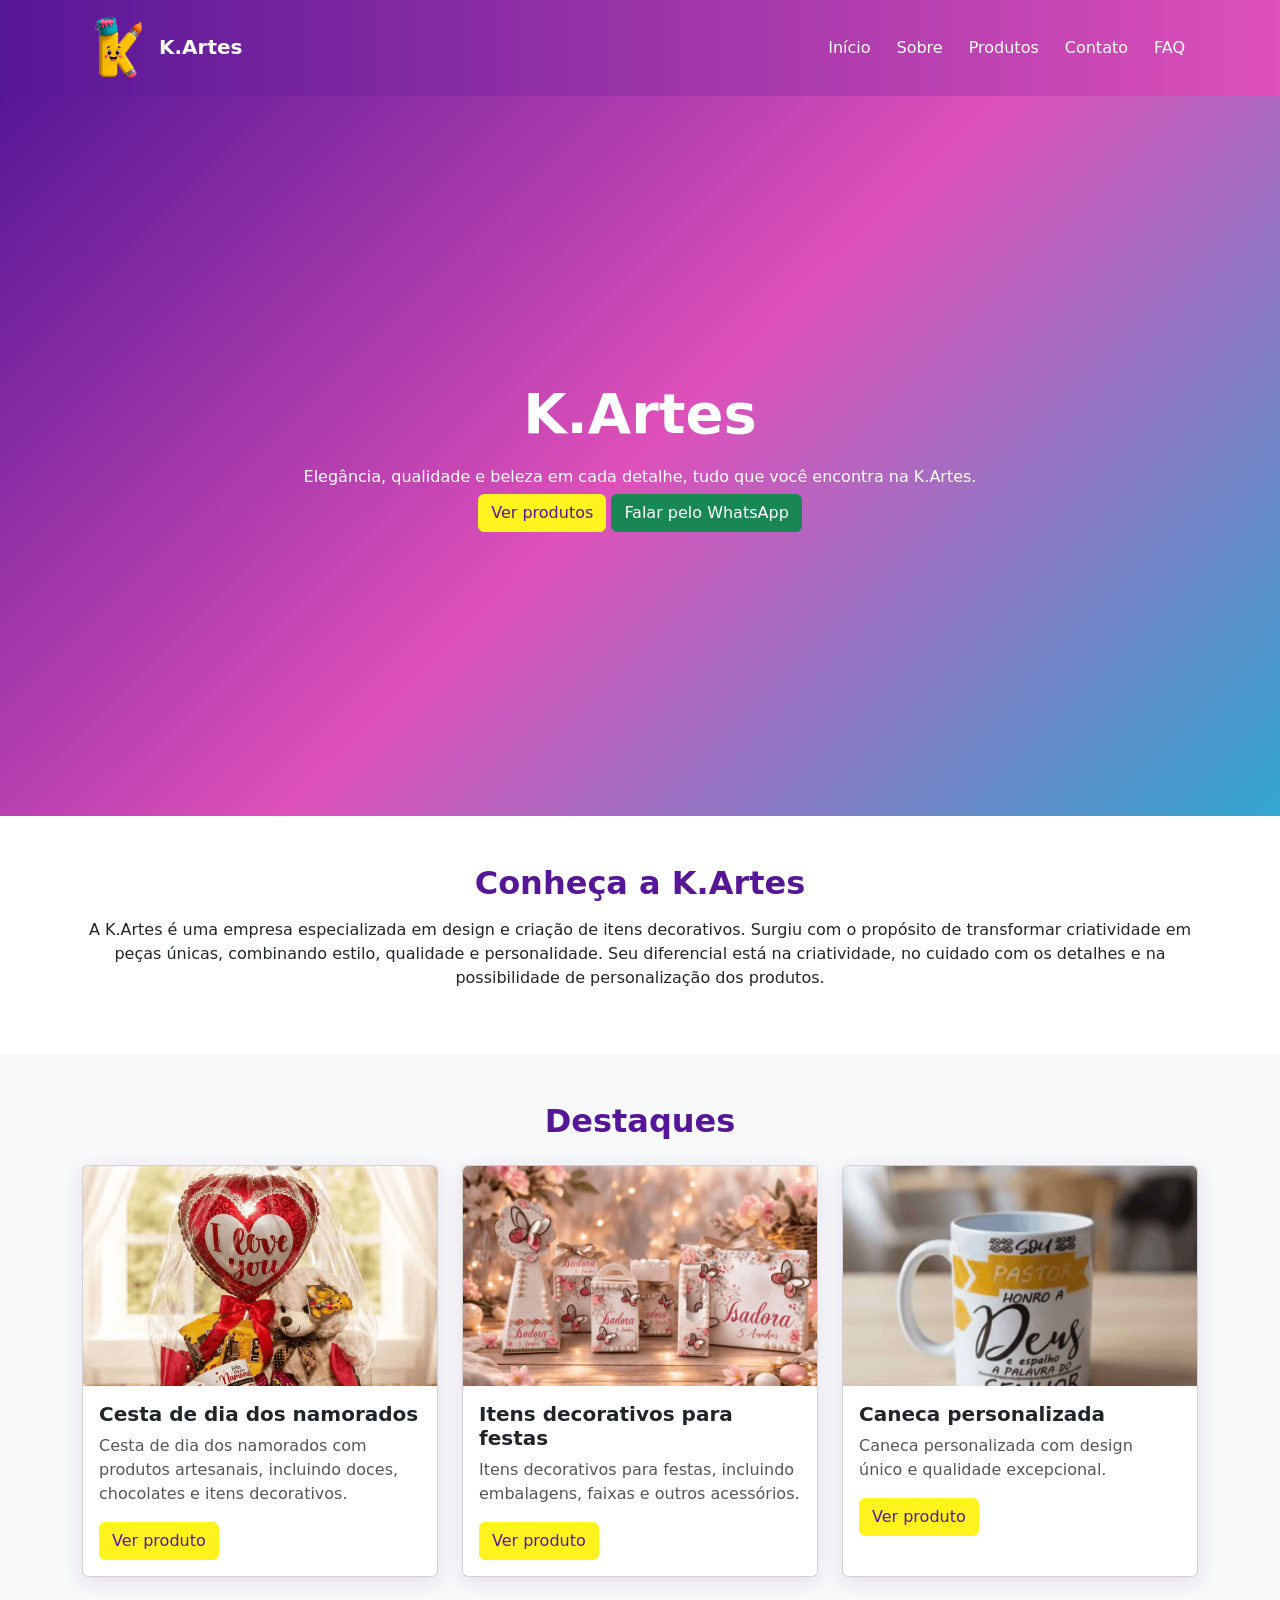
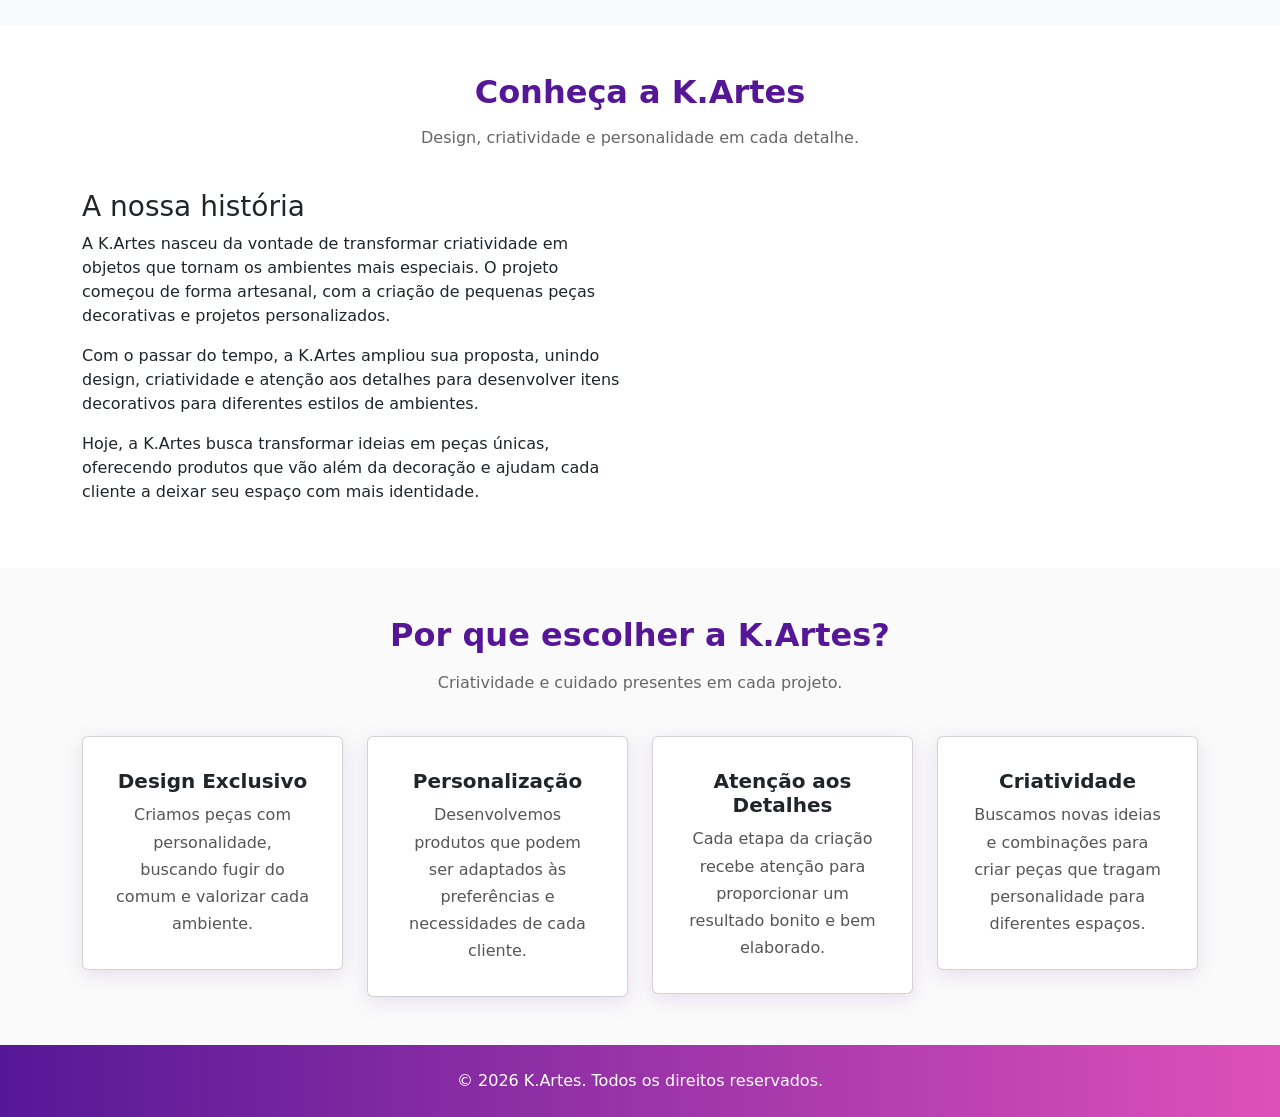
<file: index.html>
<!DOCTYPE html>
<html lang="pt-BR">

<head>

    <meta charset="UTF-8">

    <meta name="viewport" content="width=device-width, initial-scale=1.0">

    <title>K.Artes</title>

    <!-- CSS personalizado -->
    <link rel="stylesheet" href="assets/css/custom.css">

</head>

<body>

    <!-- NAVBAR -->

    <nav class="navbar navbar-expand-lg bg-dark navbar-dark">

        <div class="container">

            <a class="navbar-brand" href="index.html">

                <img class="k"
                    src="assets/images/logo.png"
                    alt="Logo da K.Artes"
                    width="70px" height="70px">

                K.Artes

            </a>


            <button
                class="navbar-toggler"
                type="button"
                data-bs-toggle="collapse"
                data-bs-target="#menu">

                <span class="navbar-toggler-icon"></span>

            </button>


            <div class="collapse navbar-collapse" id="menu">

                <ul class="navbar-nav ms-auto">

                    <li class="nav-item">
                        <a class="nav-link" href="index.html">
                            Início
                        </a>
                    </li>

                    <li class="nav-item">
                        <a class="nav-link" href="sobre.html">
                            Sobre
                        </a>
                    </li>

                    <li class="nav-item">
                        <a class="nav-link" href="produtos.html">
                            Produtos
                        </a>
                    </li>

                    <li class="nav-item">
                        <a class="nav-link" href="contato.html">
                            Contato
                        </a>
                    </li>

                    <li class="nav-item">
                        <a class="nav-link" href="faq.html">
                            FAQ
                        </a>
                    </li>

                </ul>

            </div>

        </div>

    </nav>


    <!-- HERO -->

    <header class="hero text-center">

        <div class="container">

            <h1>
                K.Artes
            </h1>

            <h6>
                Elegância, qualidade e beleza em cada detalhe, tudo que você encontra na K.Artes. 
            </h6>

            <a
                href="produtos.html"
                class="btn btn-primary">

                Ver produtos

            </a>

            <a
                href="https://wa.me/5532988972885"
                target="_blank"
                class="btn btn-success">

                Falar pelo WhatsApp

            </a>

        </div>

    </header>


    <!-- APRESENTAÇÃO -->

    <section class="py-5">

        <div class="container text-center">

            <h2>
                Conheça a K.Artes
            </h2>

            <p class="mt-3">

                A K.Artes é uma empresa especializada em design e criação de itens decorativos. Surgiu com o propósito de transformar criatividade em peças únicas, combinando estilo, qualidade e personalidade. 
                Seu diferencial está na criatividade, no cuidado com os detalhes e na possibilidade de personalização dos produtos.
            </p>

        </div>

    </section>


    <!-- DESTAQUES -->

    <section class="py-5 bg-light">

        <div class="container">

            <h2 class="text-center mb-4">
                Destaques
            </h2>

            <div class="row g-4">


                <div class="col-12 col-md-6 col-lg-4">

                    <div class="card h-100">

                        <img
                            src="assets/images/produto-1.jpg"
                            class="card-img-top"
                            alt="Produto em destaque">

                        <div class="card-body">

                            <h5 class="card-title">
                                Cesta de dia dos namorados
                            </h5>

                            <p class="card-text">
                                Cesta de dia dos namorados com produtos artesanais, incluindo doces, chocolates e itens decorativos.
                            </p>

                            <a
                                href="produtos.html"
                                class="btn btn-primary">

                                Ver produto

                            </a>

                        </div>

                    </div>

                </div>


                <div class="col-12 col-md-6 col-lg-4">

                    <div class="card h-100">

                        <img
                            src="assets/images/produto-2.jpg"
                            class="card-img-top"
                            alt="Produto em destaque">

                        <div class="card-body">

                            <h5 class="card-title">
                                Itens decorativos para festas
                            </h5>

                            <p class="card-text">
                                Itens decorativos para festas, incluindo embalagens, faixas e outros acessórios.
                            </p>

                            <a
                                href="produtos.html"
                                class="btn btn-primary">

                                Ver produto

                            </a>

                        </div>

                    </div>

                </div>


                <div class="col-12 col-md-6 col-lg-4">

                    <div class="card h-100">

                        <img
                            src="assets/images/produto-3.jpg"
                            class="card-img-top"
                            alt="Produto em destaque">

                        <div class="card-body">

                            <h5 class="card-title">
                                Caneca personalizada
                            </h5>

                            <p class="card-text">
                                Caneca personalizada com design único e qualidade excepcional.
                            </p>

                            <a
                                href="produtos.html"
                                class="btn btn-primary">

                                Ver produto

                            </a>

                        </div>

                    </div>

                </div>

            </div>

        </div>

    </section>


    <!-- CTA -->

    <section class="py-5">
    <div class="container">

        <div class="section-title">
            <h2>Conheça a K.Artes</h2>
            <p>Design, criatividade e personalidade em cada detalhe.</p>
        </div>

        <div class="row align-items-center g-4">

            <div class="col-12 col-lg-6">

                <h3>A nossa história</h3>

                <p>
                    A K.Artes nasceu da vontade de transformar criatividade
                    em objetos que tornam os ambientes mais especiais.
                    O projeto começou de forma artesanal, com a criação de
                    pequenas peças decorativas e projetos personalizados.
                </p>

                <p>
                    Com o passar do tempo, a K.Artes ampliou sua proposta,
                    unindo design, criatividade e atenção aos detalhes para
                    desenvolver itens decorativos para diferentes estilos
                    de ambientes.
                </p>

                <p>
                    Hoje, a K.Artes busca transformar ideias em peças únicas,
                    oferecendo produtos que vão além da decoração e ajudam
                    cada cliente a deixar seu espaço com mais identidade.
                </p>

            </div>

            <div class="col-12 col-lg-6">

                <!-- <img
                    src="assets/images/sobre.jpg"
                    alt="Peças decorativas da K.Artes"
                    class="img-fluid rounded"> -->

            </div>

        </div>

    </div>
</section>


    <section class="sobre py-5">

        <div class="container">

            <div class="section-title">
                <h2>Por que escolher a K.Artes?</h2>
                <p>
                    Criatividade e cuidado presentes em cada projeto.
                </p>
            </div>

            <div class="row g-4">

                <div class="col-12 col-md-6 col-lg-3">

                    <div class="card text-center p-3">

                        <div class="card-body">

                            <h5 class="card-title">
                                Design Exclusivo
                            </h5>

                            <p class="card-text">
                                Criamos peças com personalidade,
                                buscando fugir do comum e valorizar
                                cada ambiente.
                            </p>

                        </div>

                    </div>

                </div>


                <div class="col-12 col-md-6 col-lg-3">

                    <div class="card text-center p-3">

                        <div class="card-body">

                            <h5 class="card-title">
                                Personalização
                            </h5>

                            <p class="card-text">
                                Desenvolvemos produtos que podem ser
                                adaptados às preferências e necessidades
                                de cada cliente.
                            </p>

                        </div>

                    </div>

                </div>


                <div class="col-12 col-md-6 col-lg-3">

                    <div class="card text-center p-3">

                        <div class="card-body">

                            <h5 class="card-title">
                                Atenção aos Detalhes
                            </h5>

                            <p class="card-text">
                                Cada etapa da criação recebe atenção
                                para proporcionar um resultado bonito
                                e bem elaborado.
                            </p>

                        </div>

                    </div>

                </div>


                <div class="col-12 col-md-6 col-lg-3">

                    <div class="card text-center p-3">

                        <div class="card-body">

                            <h5 class="card-title">
                                Criatividade
                            </h5>

                            <p class="card-text">
                                Buscamos novas ideias e combinações
                                para criar peças que tragam personalidade
                                para diferentes espaços.
                            </p>

                        </div>

                    </div>

                </div>

            </div>

        </div>

    </section>


    <!-- RODAPÉ -->

    <footer class="bg-dark text-white text-center py-4">

        <p class="mb-0">
            &copy; 2026 K.Artes.
            Todos os direitos reservados.
        </p>

    </footer>

    <!-- Bootstrap -->
    <link
        href="https://cdn.jsdelivr.net/npm/bootstrap@5.3.3/dist/css/bootstrap.min.css"
        rel="stylesheet">
    <!-- Bootstrap JS -->

    <script
        src="https://cdn.jsdelivr.net/npm/bootstrap@5.3.3/dist/js/bootstrap.bundle.min.js">
    </script>

</body>

</html>
</file>
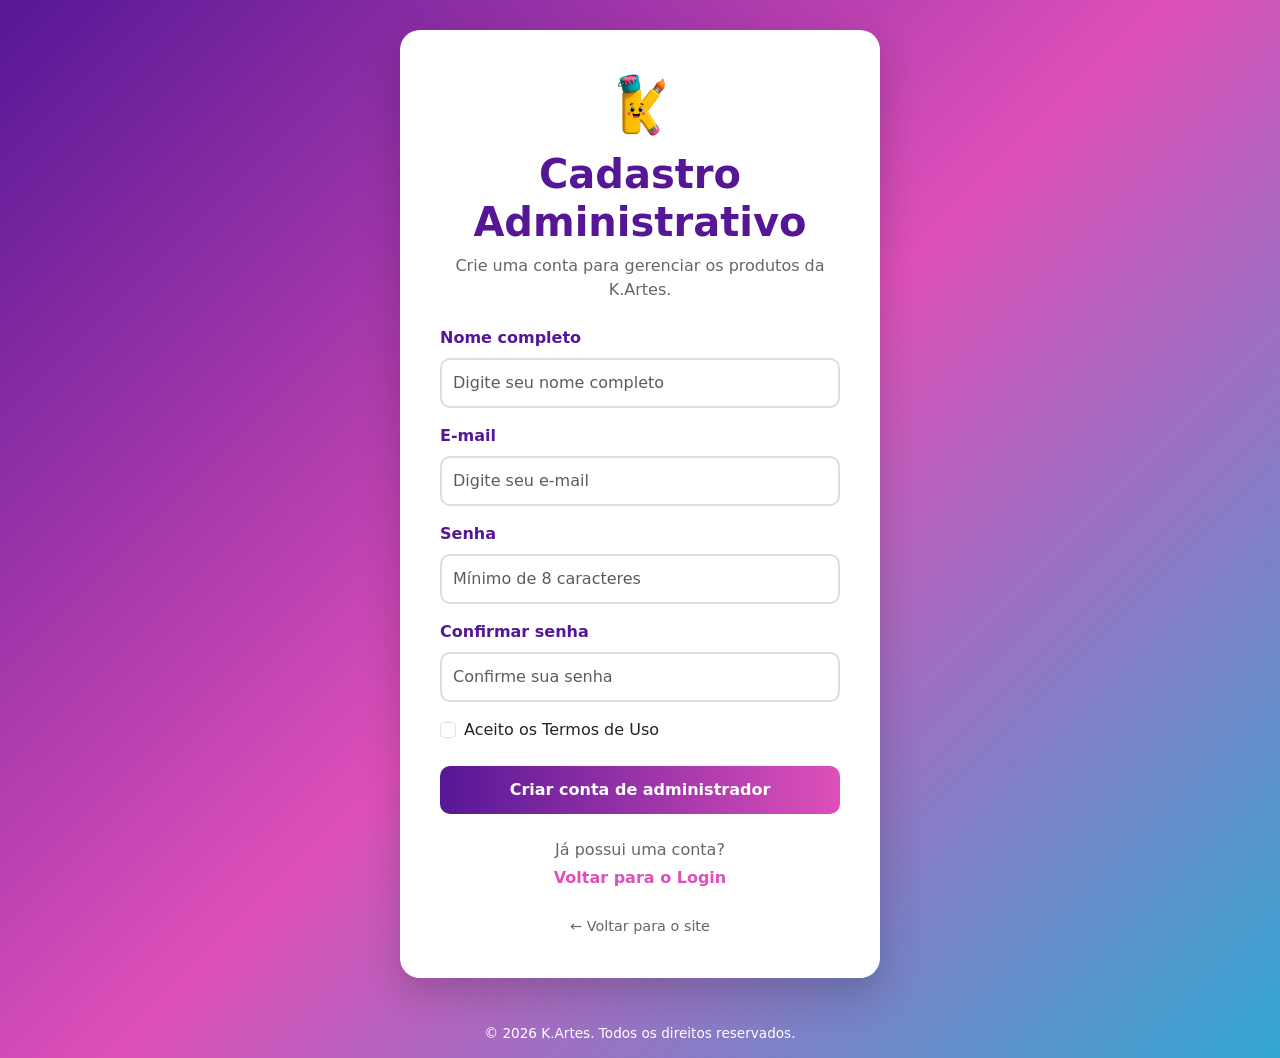
<file: cadastro.html>
<!DOCTYPE html>
<html lang="pt-BR">

<head>
    <meta charset="UTF-8">
    <meta name="viewport" content="width=device-width, initial-scale=1.0">

    <title>Cadastro Administrativo | K.Artes</title>

    <!-- Bootstrap -->
    <link
        href="https://cdn.jsdelivr.net/npm/bootstrap@5.3.3/dist/css/bootstrap.min.css"
        rel="stylesheet">

    <!-- CSS da K.Artes -->
    <link rel="stylesheet" href="assets/css/login_custom.css">
</head>

<body class="login-page">

    <main class="login-container">

        <div class="login-card cadastro-card">

            <div class="text-center mb-4">

                <img
                    src="assets/images/logo.png"
                    alt="Logo da K.Artes"
                    class="login-logo">

                <h1>Cadastro Administrativo</h1>

                <p>
                    Crie uma conta para gerenciar os produtos da K.Artes.
                </p>

            </div>


            <form>

                <div class="mb-3">

                    <label for="nome" class="form-label">
                        Nome completo
                    </label>

                    <input
                        type="text"
                        class="form-control"
                        id="nome"
                        name="nome"
                        placeholder="Digite seu nome completo"
                        required>

                </div>


                <div class="mb-3">

                    <label for="email" class="form-label">
                        E-mail
                    </label>

                    <input
                        type="email"
                        class="form-control"
                        id="email"
                        name="email"
                        placeholder="Digite seu e-mail"
                        required>

                </div>


                <div class="mb-3">

                    <label for="senha" class="form-label">
                        Senha
                    </label>

                    <input
                        type="password"
                        class="form-control"
                        id="senha"
                        name="senha"
                        placeholder="Mínimo de 8 caracteres"
                        minlength="8"
                        required>

                </div>


                <div class="mb-3">

                    <label for="confirmar-senha" class="form-label">
                        Confirmar senha
                    </label>

                    <input
                        type="password"
                        class="form-control"
                        id="confirmar-senha"
                        name="confirmar-senha"
                        placeholder="Confirme sua senha"
                        minlength="8"
                        required>

                </div>


                <div class="form-check mb-4">

                    <input
                        class="form-check-input"
                        type="checkbox"
                        id="termos"
                        required>

                    <label
                        class="form-check-label"
                        for="termos">

                        Aceito os Termos de Uso

                    </label>

                </div>


                <button
                    type="submit"
                    class="btn btn-login w-100">

                    Criar conta de administrador

                </button>


                <div class="text-center mt-4">

                    <p class="mb-1">
                        Já possui uma conta?
                    </p>

                    <a
                        href="login.html"
                        class="register-link">

                        Voltar para o Login

                    </a>

                </div>


                <div class="text-center mt-4">

                    <a
                        href="index.html"
                        class="back-link">

                        ← Voltar para o site

                    </a>

                </div>

            </form>

        </div>

    </main>


    <footer class="login-footer">

        <p class="mb-0">
            &copy; 2026 K.Artes. Todos os direitos reservados.
        </p>

    </footer>


    <script
        src="https://cdn.jsdelivr.net/npm/bootstrap@5.3.3/dist/js/bootstrap.bundle.min.js">
    </script>

</body>

</html>
</file>
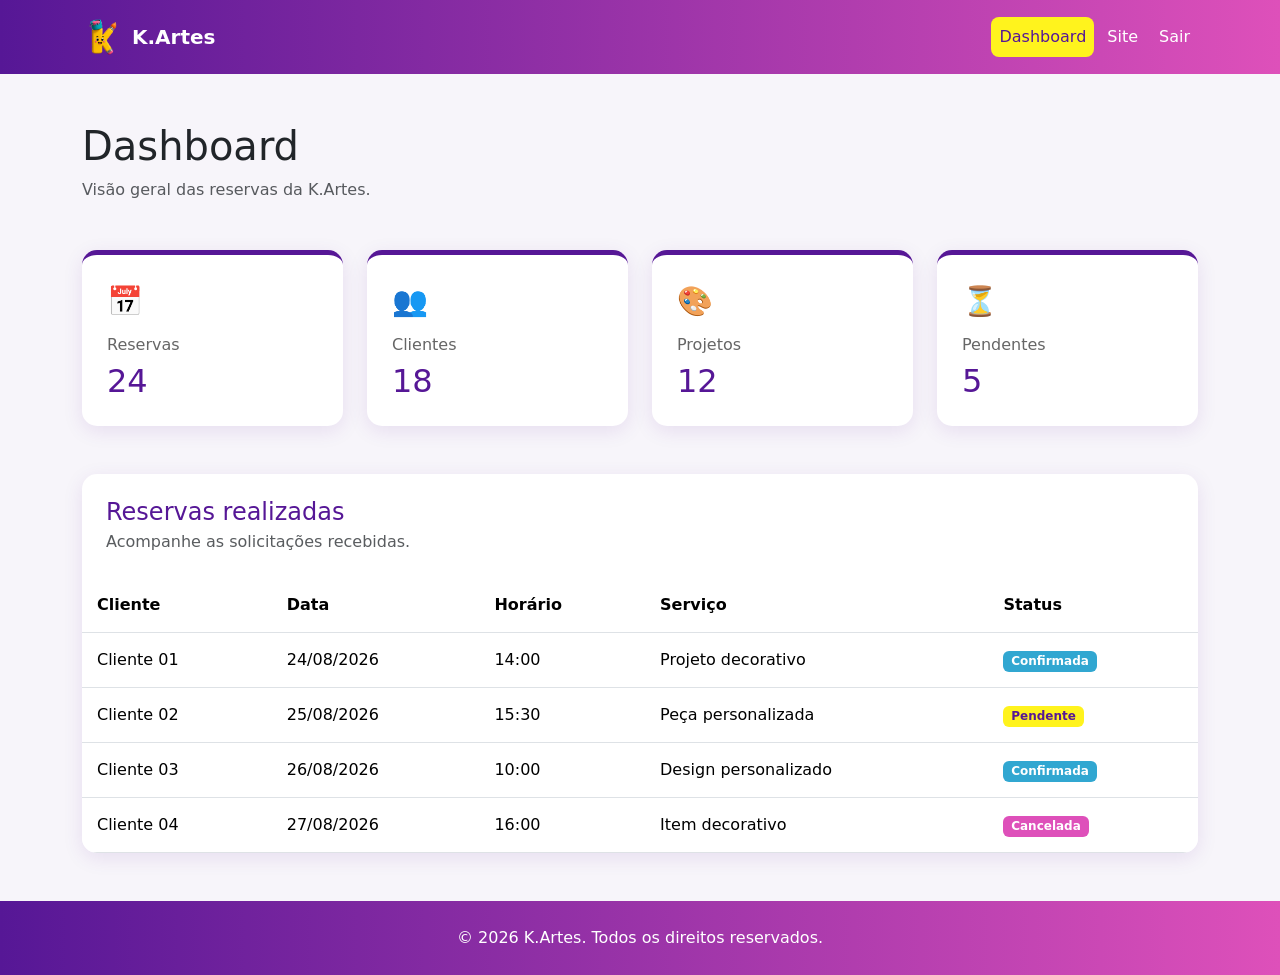
<file: dashboard.html>
<!DOCTYPE html>
<html lang="pt-BR">

<head>

    <meta charset="UTF-8">

    <meta name="viewport" content="width=device-width, initial-scale=1.0">

    <title>Dashboard | K.Artes</title>

    <!-- Bootstrap -->
    <link
        href="https://cdn.jsdelivr.net/npm/bootstrap@5.3.3/dist/css/bootstrap.min.css"
        rel="stylesheet">

    <!-- CSS da K.Artes -->
    <link rel="stylesheet" href="assets/css/login_custom.css">

</head>

<body class="dashboard-page">


    <!-- NAVBAR -->

    <nav class="navbar navbar-expand-lg k-navbar">

        <div class="container">

            <a
                class="navbar-brand"
                href="dashboard.html">

                <img
                    src="assets/images/logo.png"
                    alt="Logo da K.Artes"
                    class="dashboard-logo">

                K.Artes

            </a>


            <button
                class="navbar-toggler"
                type="button"
                data-bs-toggle="collapse"
                data-bs-target="#dashboardMenu">

                <span class="navbar-toggler-icon"></span>

            </button>


            <div
                class="collapse navbar-collapse"
                id="dashboardMenu">

                <ul class="navbar-nav ms-auto">

                    <li class="nav-item">

                        <a
                            class="nav-link active"
                            href="dashboard.html">

                            Dashboard

                        </a>

                    </li>


                    <li class="nav-item">

                        <a
                            class="nav-link"
                            href="index.html">

                            Site

                        </a>

                    </li>


                    <li class="nav-item">

                        <a
                            class="nav-link"
                            href="login.html">

                            Sair

                        </a>

                    </li>

                </ul>

            </div>

        </div>

    </nav>


    <!-- CONTEÚDO -->

    <main class="container py-5">


        <div class="mb-5">

            <h1>
                Dashboard
            </h1>

            <p class="text-muted">
                Visão geral das reservas da K.Artes.
            </p>

        </div>


        <!-- INDICADORES -->

        <section>

            <div class="row g-4">


                <div class="col-12 col-md-6 col-lg-3">

                    <div class="dashboard-card">

                        <div class="dashboard-icon">
                            📅
                        </div>

                        <p>
                            Reservas
                        </p>

                        <h2>
                            24
                        </h2>

                    </div>

                </div>


                <div class="col-12 col-md-6 col-lg-3">

                    <div class="dashboard-card">

                        <div class="dashboard-icon">
                            👥
                        </div>

                        <p>
                            Clientes
                        </p>

                        <h2>
                            18
                        </h2>

                    </div>

                </div>


                <div class="col-12 col-md-6 col-lg-3">

                    <div class="dashboard-card">

                        <div class="dashboard-icon">
                            🎨
                        </div>

                        <p>
                            Projetos
                        </p>

                        <h2>
                            12
                        </h2>

                    </div>

                </div>


                <div class="col-12 col-md-6 col-lg-3">

                    <div class="dashboard-card">

                        <div class="dashboard-icon">
                            ⏳
                        </div>

                        <p>
                            Pendentes
                        </p>

                        <h2>
                            5
                        </h2>

                    </div>

                </div>

            </div>

        </section>


        <!-- RESERVAS -->

        <section class="mt-5">

            <div class="dashboard-table">

                <div class="p-4">

                    <h2 class="h4 mb-1">
                        Reservas realizadas
                    </h2>

                    <p class="text-muted mb-0">
                        Acompanhe as solicitações recebidas.
                    </p>

                </div>


                <div class="table-responsive">

                    <table class="table table-hover mb-0">

                        <thead>

                            <tr>

                                <th>
                                    Cliente
                                </th>

                                <th>
                                    Data
                                </th>

                                <th>
                                    Horário
                                </th>

                                <th>
                                    Serviço
                                </th>

                                <th>
                                    Status
                                </th>

                            </tr>

                        </thead>


                        <tbody>


                            <tr>

                                <td>
                                    Cliente 01
                                </td>

                                <td>
                                    24/08/2026
                                </td>

                                <td>
                                    14:00
                                </td>

                                <td>
                                    Projeto decorativo
                                </td>

                                <td>

                                    <span class="badge status-confirmada">
                                        Confirmada
                                    </span>

                                </td>

                            </tr>


                            <tr>

                                <td>
                                    Cliente 02
                                </td>

                                <td>
                                    25/08/2026
                                </td>

                                <td>
                                    15:30
                                </td>

                                <td>
                                    Peça personalizada
                                </td>

                                <td>

                                    <span class="badge status-pendente">
                                        Pendente
                                    </span>

                                </td>

                            </tr>


                            <tr>

                                <td>
                                    Cliente 03
                                </td>

                                <td>
                                    26/08/2026
                                </td>

                                <td>
                                    10:00
                                </td>

                                <td>
                                    Design personalizado
                                </td>

                                <td>

                                    <span class="badge status-confirmada">
                                        Confirmada
                                    </span>

                                </td>

                            </tr>


                            <tr>

                                <td>
                                    Cliente 04
                                </td>

                                <td>
                                    27/08/2026
                                </td>

                                <td>
                                    16:00
                                </td>

                                <td>
                                    Item decorativo
                                </td>

                                <td>

                                    <span class="badge status-cancelada">
                                        Cancelada
                                    </span>

                                </td>

                            </tr>


                        </tbody>

                    </table>

                </div>

            </div>

        </section>


    </main>


    <!-- FOOTER -->

    <footer class="k-footer">

        <div class="container text-center">

            <p class="mb-0">
                &copy; 2026 K.Artes. Todos os direitos reservados.
            </p>

        </div>

    </footer>


    <script
        src="https://cdn.jsdelivr.net/npm/bootstrap@5.3.3/dist/js/bootstrap.bundle.min.js">
    </script>

</body>

</html>
</file>
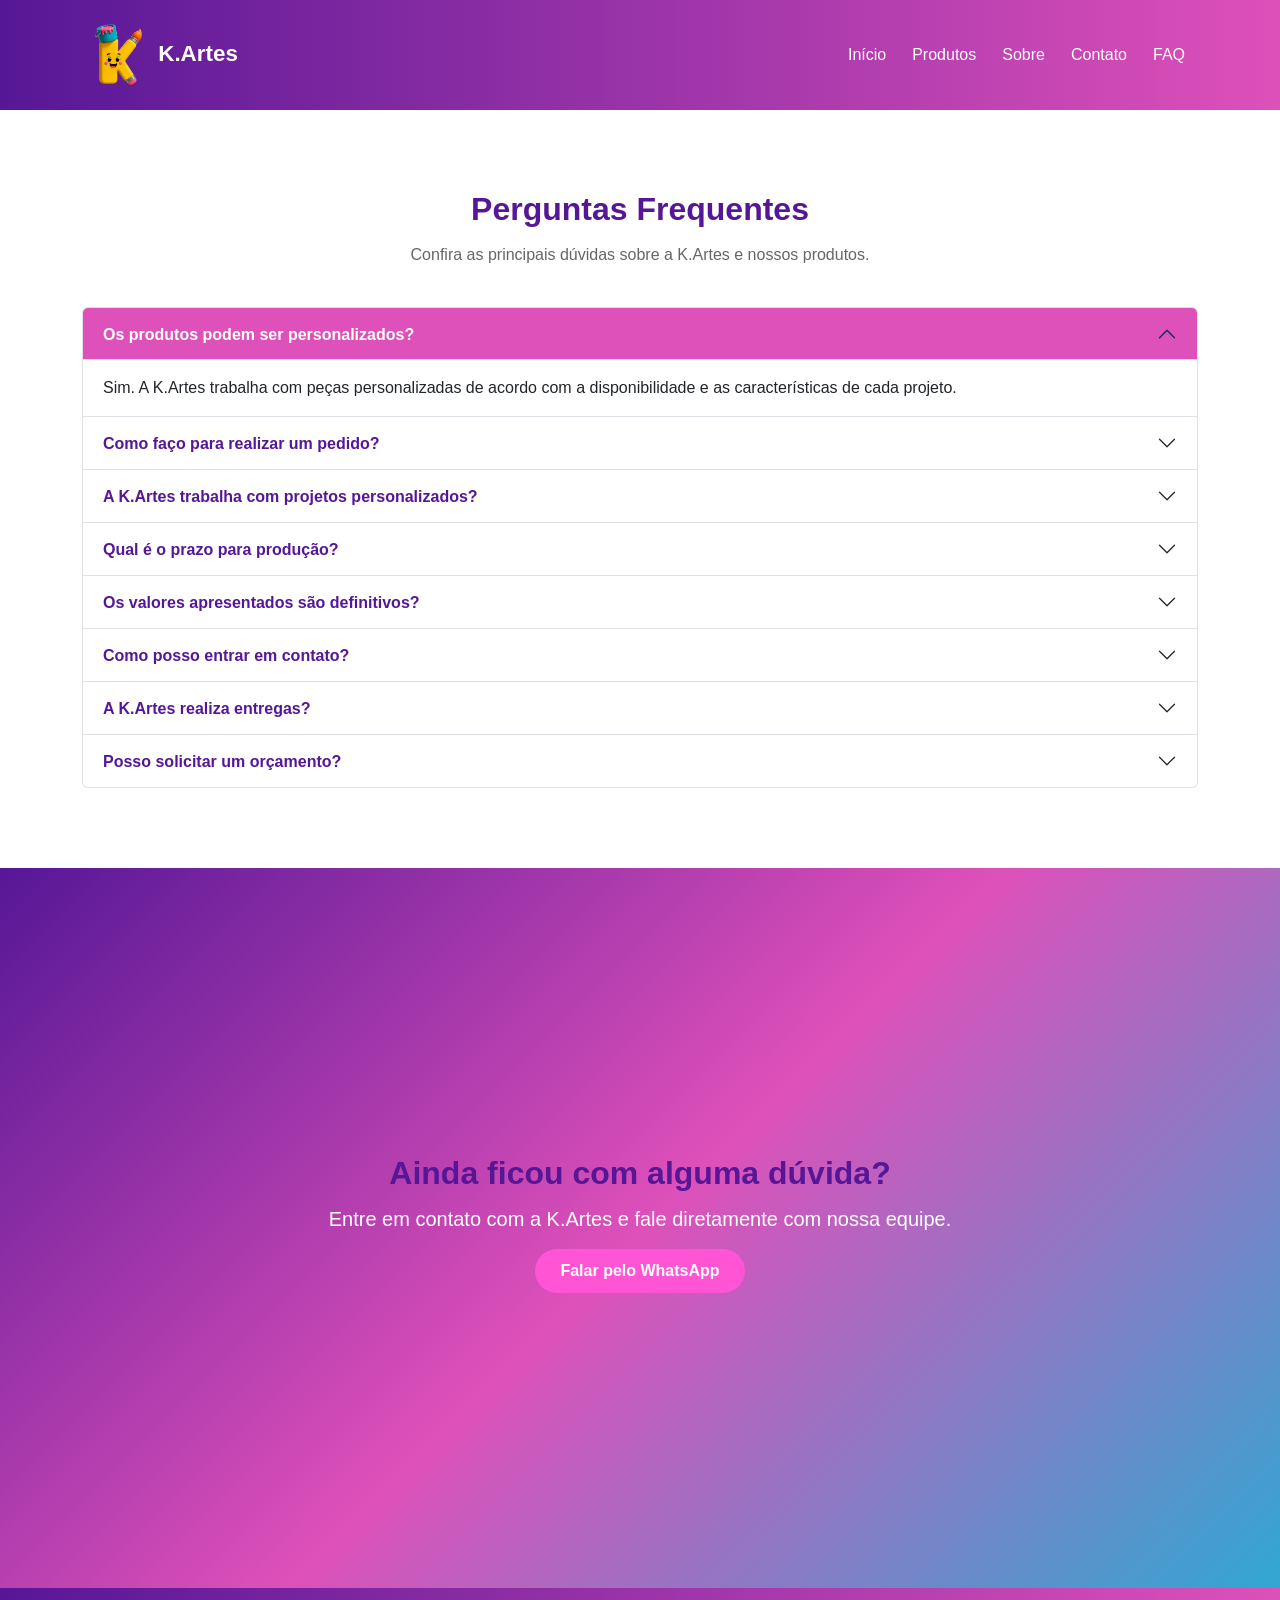
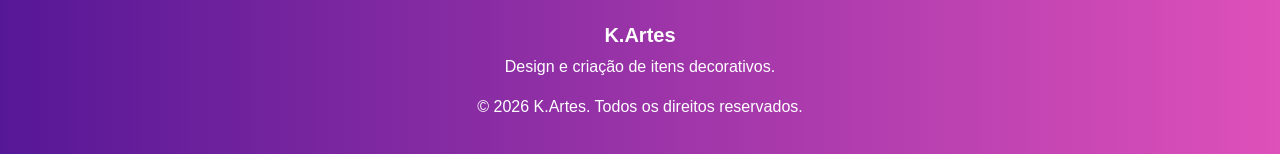
<file: faq.html>
<!DOCTYPE html>
<html lang="pt-BR">

<head>

    <meta charset="UTF-8">

    <meta name="viewport" content="width=device-width, initial-scale=1.0">

    <title>FAQ | K.Artes</title>

    <link
        href="https://cdn.jsdelivr.net/npm/bootstrap@5.3.3/dist/css/bootstrap.min.css"
        rel="stylesheet">

    <link rel="stylesheet" href="assets/css/custom.css">

</head>

<body>

    <nav class="navbar navbar-expand-lg">

        <div class="container">

            <a class="navbar-brand" href="index.html">

                <img class="k"
                    src="assets/images/logo.png"
                    alt="Logo da K.Artes"
                    width="70px" height="70px">
                K.Artes
            </a>

            <button
                class="navbar-toggler"
                type="button"
                data-bs-toggle="collapse"
                data-bs-target="#menu">

                <span class="navbar-toggler-icon"></span>

            </button>

            <div
                class="collapse navbar-collapse"
                id="menu">

                <ul class="navbar-nav ms-auto">

                    <li class="nav-item">
                        <a class="nav-link" href="index.html">
                            Início
                        </a>
                    </li>

                    <li class="nav-item">
                        <a class="nav-link" href="produtos.html">
                            Produtos
                        </a>
                    </li>

                    <li class="nav-item">
                        <a class="nav-link" href="sobre.html">
                            Sobre
                        </a>
                    </li>

                    <li class="nav-item">
                        <a class="nav-link" href="contato.html">
                            Contato
                        </a>
                    </li>

                    <li class="nav-item">
                        <a class="nav-link active" href="faq.html">
                            FAQ
                        </a>
                    </li>

                </ul>

            </div>

        </div>

    </nav>


    <section>

        <div class="container">

            <div class="section-title">

                <h2>
                    Perguntas Frequentes
                </h2>

                <p>
                    Confira as principais dúvidas sobre a K.Artes
                    e nossos produtos.
                </p>

            </div>


            <div
                class="accordion"
                id="faqKArtes">


                <!-- PERGUNTA 1 -->

                <div class="accordion-item">

                    <h2 class="accordion-header">

                        <button
                            class="accordion-button"
                            type="button"
                            data-bs-toggle="collapse"
                            data-bs-target="#faq1">

                            Os produtos podem ser personalizados?

                        </button>

                    </h2>

                    <div
                        id="faq1"
                        class="accordion-collapse collapse show"
                        data-bs-parent="#faqKArtes">

                        <div class="accordion-body">

                            Sim. A K.Artes trabalha com peças
                            personalizadas de acordo com a
                            disponibilidade e as características
                            de cada projeto.

                        </div>

                    </div>

                </div>


                <!-- PERGUNTA 2 -->

                <div class="accordion-item">

                    <h2 class="accordion-header">

                        <button
                            class="accordion-button collapsed"
                            type="button"
                            data-bs-toggle="collapse"
                            data-bs-target="#faq2">

                            Como faço para realizar um pedido?

                        </button>

                    </h2>

                    <div
                        id="faq2"
                        class="accordion-collapse collapse"
                        data-bs-parent="#faqKArtes">

                        <div class="accordion-body">

                            Escolha o produto desejado e entre em
                            contato com a K.Artes pelo WhatsApp.
                            Nossa equipe poderá informar
                            disponibilidade, prazo e condições
                            do pedido.

                        </div>

                    </div>

                </div>


                <!-- PERGUNTA 3 -->

                <div class="accordion-item">

                    <h2 class="accordion-header">

                        <button
                            class="accordion-button collapsed"
                            type="button"
                            data-bs-toggle="collapse"
                            data-bs-target="#faq3">

                            A K.Artes trabalha com projetos personalizados?

                        </button>

                    </h2>

                    <div
                        id="faq3"
                        class="accordion-collapse collapse"
                        data-bs-parent="#faqKArtes">

                        <div class="accordion-body">

                            Sim. Além dos produtos disponíveis no
                            catálogo, a K.Artes pode desenvolver
                            peças decorativas personalizadas de
                            acordo com a proposta e necessidade
                            do cliente.

                        </div>

                    </div>

                </div>


                <!-- PERGUNTA 4 -->

                <div class="accordion-item">

                    <h2 class="accordion-header">

                        <button
                            class="accordion-button collapsed"
                            type="button"
                            data-bs-toggle="collapse"
                            data-bs-target="#faq4">

                            Qual é o prazo para produção?

                        </button>

                    </h2>

                    <div
                        id="faq4"
                        class="accordion-collapse collapse"
                        data-bs-parent="#faqKArtes">

                        <div class="accordion-body">

                            O prazo depende do produto e da
                            complexidade do projeto. Para peças
                            disponíveis em estoque, o atendimento
                            pode ser mais rápido. Produtos
                            personalizados podem exigir um prazo
                            maior.

                        </div>

                    </div>

                </div>


                <!-- PERGUNTA 5 -->

                <div class="accordion-item">

                    <h2 class="accordion-header">

                        <button
                            class="accordion-button collapsed"
                            type="button"
                            data-bs-toggle="collapse"
                            data-bs-target="#faq5">

                            Os valores apresentados são definitivos?

                        </button>

                    </h2>

                    <div
                        id="faq5"
                        class="accordion-collapse collapse"
                        data-bs-parent="#faqKArtes">

                        <div class="accordion-body">

                            Os valores apresentados no site são
                            referências e podem variar de acordo
                            com materiais, tamanho, acabamento e
                            nível de personalização da peça.

                        </div>

                    </div>

                </div>


                <!-- PERGUNTA 6 -->

                <div class="accordion-item">

                    <h2 class="accordion-header">

                        <button
                            class="accordion-button collapsed"
                            type="button"
                            data-bs-toggle="collapse"
                            data-bs-target="#faq6">

                            Como posso entrar em contato?

                        </button>

                    </h2>

                    <div
                        id="faq6"
                        class="accordion-collapse collapse"
                        data-bs-parent="#faqKArtes">

                        <div class="accordion-body">

                            Você pode entrar em contato diretamente
                            pelo WhatsApp da K.Artes ou utilizar os
                            canais disponíveis na página de contato.

                        </div>

                    </div>

                </div>


                <!-- PERGUNTA 7 -->

                <div class="accordion-item">

                    <h2 class="accordion-header">

                        <button
                            class="accordion-button collapsed"
                            type="button"
                            data-bs-toggle="collapse"
                            data-bs-target="#faq7">

                            A K.Artes realiza entregas?

                        </button>

                    </h2>

                    <div
                        id="faq7"
                        class="accordion-collapse collapse"
                        data-bs-parent="#faqKArtes">

                        <div class="accordion-body">

                            As condições de entrega podem variar
                            de acordo com a localização e o tamanho
                            do pedido. Consulte a equipe no momento
                            da solicitação.

                        </div>

                    </div>

                </div>


                <!-- PERGUNTA 8 -->

                <div class="accordion-item">

                    <h2 class="accordion-header">

                        <button
                            class="accordion-button collapsed"
                            type="button"
                            data-bs-toggle="collapse"
                            data-bs-target="#faq8">

                            Posso solicitar um orçamento?

                        </button>

                    </h2>

                    <div
                        id="faq8"
                        class="accordion-collapse collapse"
                        data-bs-parent="#faqKArtes">

                        <div class="accordion-body">

                            Sim. Para projetos personalizados,
                            entre em contato informando suas ideias
                            e necessidades. A equipe poderá avaliar
                            o projeto e apresentar uma proposta.

                        </div>

                    </div>

                </div>


            </div>

        </div>

    </section>


    <section class="hero">

        <div class="container text-center">

            <h2>
                Ainda ficou com alguma dúvida?
            </h2>

            <h5>
                Entre em contato com a K.Artes e fale diretamente
                com nossa equipe.
            </h5>

            <a
                href="https://wa.me/5532988972885"
                target="_blank"
                class="btn-whatsapp">

                Falar pelo WhatsApp

            </a>

        </div>

    </section>


    <footer class="k-footer">

        <div class="container text-center">

            <h5>K.Artes</h5>

            <p>
                Design e criação de itens decorativos.
            </p>

            <p class="mb-0">
                &copy; 2026 K.Artes. Todos os direitos reservados.
            </p>

        </div>

    </footer>


    <script
        src="https://cdn.jsdelivr.net/npm/bootstrap@5.3.3/dist/js/bootstrap.bundle.min.js">
    </script>

</body>

</html>
</file>
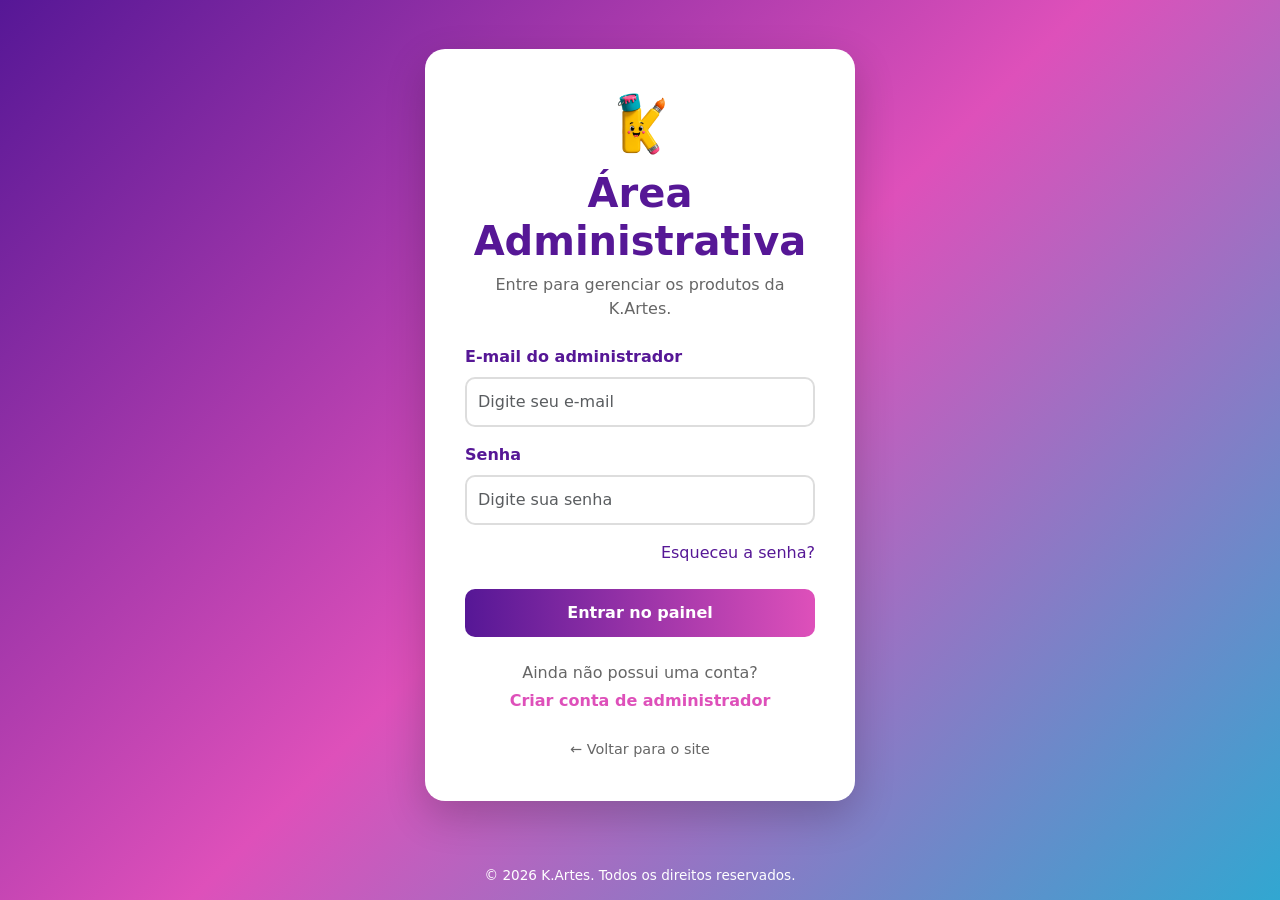
<file: login.html>
<!DOCTYPE html>
<html lang="pt-BR">

<head>
    <meta charset="UTF-8">
    <meta name="viewport" content="width=device-width, initial-scale=1.0">

    <title>Login Administrativo | K.Artes</title>

    <!-- Bootstrap -->
    <link
        href="https://cdn.jsdelivr.net/npm/bootstrap@5.3.3/dist/css/bootstrap.min.css"
        rel="stylesheet">

    <!-- CSS da K.Artes -->
    <link rel="stylesheet" href="assets/css/login_custom.css">
</head>

<body class="login-page">

    <main class="login-container">

        <div class="login-card">

            <div class="text-center mb-4">

                <img
                    src="assets/images/logo.png"
                    alt="Logo da K.Artes"
                    class="login-logo">

                <h1>Área Administrativa</h1>

                <p>
                    Entre para gerenciar os produtos da K.Artes.
                </p>

            </div>


            <form>

                <div class="mb-3">

                    <label for="email" class="form-label">
                        E-mail do administrador
                    </label>

                    <input
                        type="email"
                        class="form-control"
                        id="email"
                        name="email"
                        placeholder="Digite seu e-mail"
                        required>

                </div>


                <div class="mb-3">

                    <label for="senha" class="form-label">
                        Senha
                    </label>

                    <input
                        type="password"
                        class="form-control"
                        id="senha"
                        name="senha"
                        placeholder="Digite sua senha"
                        minlength="8"
                        required>

                </div>


                <div class="text-end mb-4">

                    <a
                        href="#"
                        class="forgot-password">

                        Esqueceu a senha?

                    </a>

                </div>


                <a
                    href="dashboard.html"
                    class="btn btn-login w-100">

                    Entrar no painel

                </a>


                <div class="text-center mt-4">

                    <p class="mb-1">
                        Ainda não possui uma conta?
                    </p>

                    <a
                        href="cadastro.html"
                        class="register-link">

                        Criar conta de administrador

                    </a>

                </div>


                <div class="text-center mt-4">

                    <a
                        href="index.html"
                        class="back-link">

                        ← Voltar para o site

                    </a>

                </div>

            </form>

        </div>

    </main>


    <footer class="login-footer">

        <p class="mb-0">
            &copy; 2026 K.Artes. Todos os direitos reservados.
        </p>

    </footer>


    <script
        src="https://cdn.jsdelivr.net/npm/bootstrap@5.3.3/dist/js/bootstrap.bundle.min.js">
    </script>

</body>

</html>
</file>
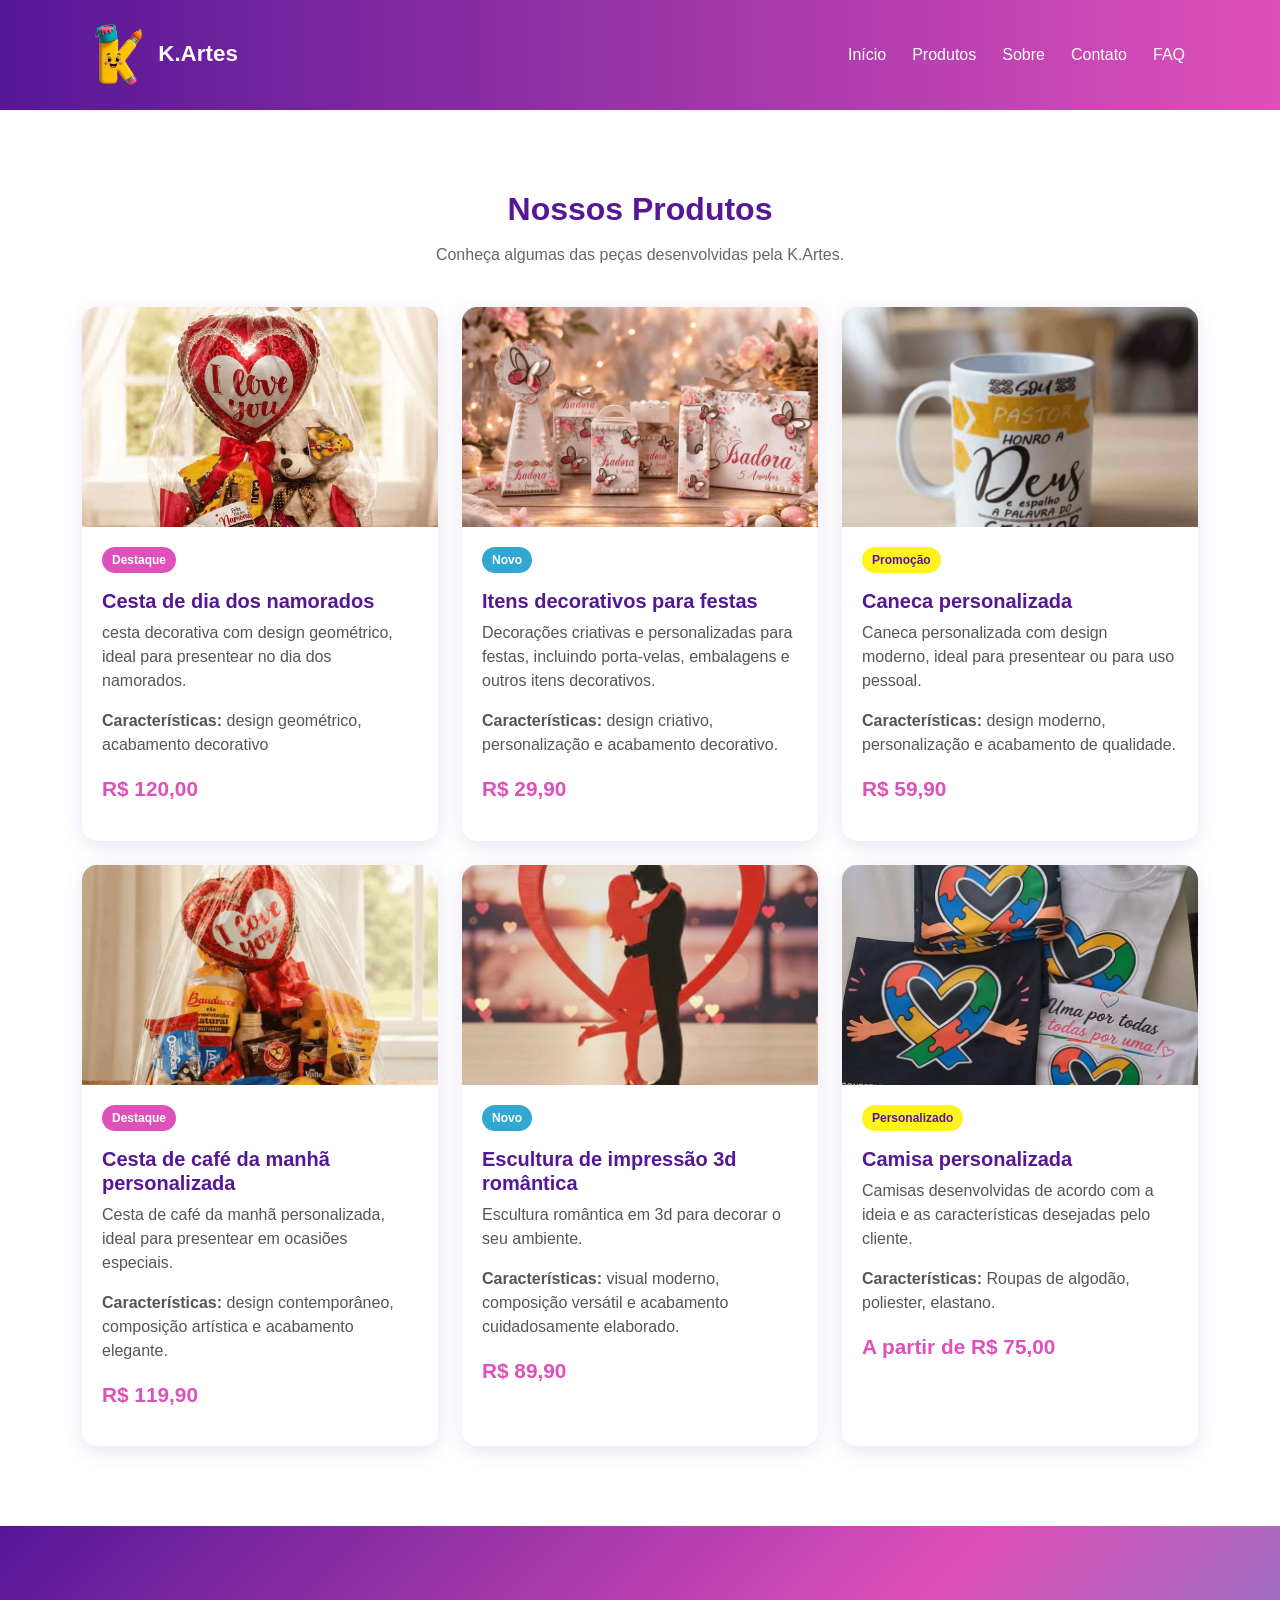
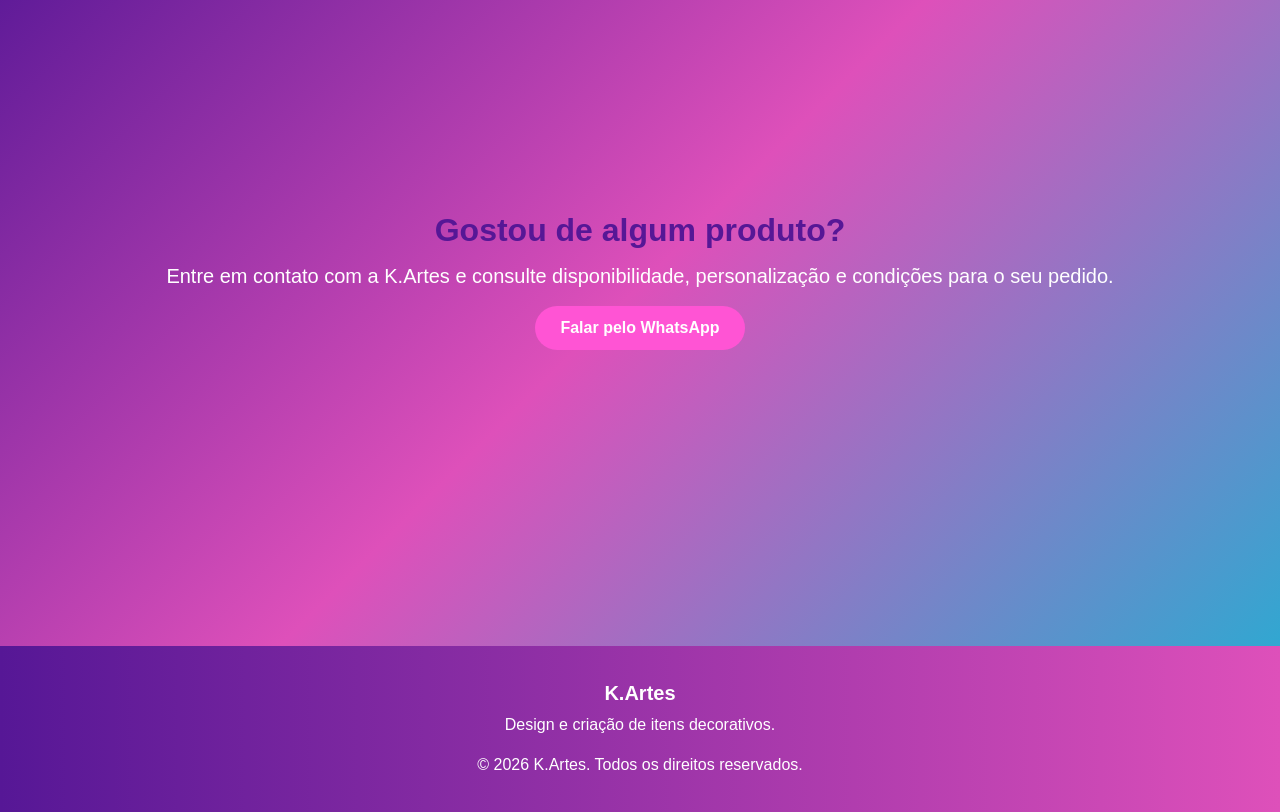
<file: produtos.html>
<!DOCTYPE html>
<html lang="pt-BR">

<head>

    <meta charset="UTF-8">

    <meta name="viewport" content="width=device-width, initial-scale=1.0">

    <title>Produtos | K.Artes</title>

    <link
        href="https://cdn.jsdelivr.net/npm/bootstrap@5.3.3/dist/css/bootstrap.min.css"
        rel="stylesheet">

    <link rel="stylesheet" href="assets/css/custom.css">

</head>

<body>

    <!-- NAVBAR -->

    <nav class="navbar navbar-expand-lg">

        <div class="container">

            <a class="navbar-brand" href="index.html">

                <img class="k"
                    src="assets/images/logo.png"
                    alt="Logo da K.Artes"
                    width="70px" height="70px">
                K.Artes
            </a>

            <button
                class="navbar-toggler"
                type="button"
                data-bs-toggle="collapse"
                data-bs-target="#menu">

                <span class="navbar-toggler-icon"></span>

            </button>

            <div
                class="collapse navbar-collapse"
                id="menu">

                <ul class="navbar-nav ms-auto">

                    <li class="nav-item">
                        <a class="nav-link" href="index.html">
                            Início
                        </a>
                    </li>

                    <li class="nav-item">
                        <a class="nav-link active" href="produtos.html">
                            Produtos
                        </a>
                    </li>

                    <li class="nav-item">
                        <a class="nav-link" href="sobre.html">
                            Sobre
                        </a>
                    </li>

                    <li class="nav-item">
                        <a class="nav-link" href="contato.html">
                            Contato
                        </a>
                    </li>

                    <li class="nav-item">
                        <a class="nav-link" href="faq.html">
                            FAQ
                        </a>
                    </li>

                </ul>

            </div>

        </div>

    </nav>


    <!-- PRODUTOS -->

    <section>

        <div class="container">

            <div class="section-title">

                <h2>Nossos Produtos</h2>

                <p>
                    Conheça algumas das peças desenvolvidas
                    pela K.Artes.
                </p>

            </div>


            <div class="row g-4">


                <!-- PRODUTO 1 -->

                <div class="col-12 col-md-6 col-lg-4">

                    <div class="card h-100">

                        <img
                            src="assets/images/produto-1.jpg"
                            class="card-img-top"
                            alt="Kit Decorativo Geométrico">

                        <div class="card-body">

                            <span class="badge badge-destaque">
                                Destaque
                            </span>

                            <h5 class="card-title mt-3">
                                Cesta de dia dos namorados
                            </h5>

                            <p class="card-text">
                                cesta decorativa com design geométrico, ideal para presentear no dia dos namorados.
                            </p>

                            <p class="card-text">
                                <strong>Características:</strong>
                                design geométrico, acabamento decorativo
                            </p>

                            <p class="price">
                                R$ 120,00
                            </p>

                        </div>

                    </div>

                </div>


                <!-- PRODUTO 2 -->

                <div class="col-12 col-md-6 col-lg-4">

                    <div class="card h-100">

                        <img
                            src="assets/images/produto-2.jpg"
                            class="card-img-top"
                            alt="Porta-Velas Decorativo">

                        <div class="card-body">

                            <span class="badge badge-novo">
                                Novo
                            </span>

                            <h5 class="card-title mt-3">
                                Itens decorativos para festas
                            </h5>

                            <p class="card-text">
                                Decorações criativas e personalizadas para festas, incluindo porta-velas, embalagens e outros itens decorativos.
                            </p>

                            <p class="card-text">
                                <strong>Características:</strong>
                                design criativo, personalização e acabamento decorativo.
                            </p>

                            <p class="price">
                                R$ 29,90
                            </p>

                        </div>

                    </div>

                </div>


                <!-- PRODUTO 3 -->

                <div class="col-12 col-md-6 col-lg-4">

                    <div class="card h-100">

                        <img
                            src="assets/images/produto-3.jpg"
                            class="card-img-top"
                            alt="Vaso Decorativo Moderno">

                        <div class="card-body">

                            <span class="badge badge-promocao">
                                Promoção
                            </span>

                            <h5 class="card-title mt-3">
                                Caneca personalizada
                            </h5>

                            <p class="card-text">
                                Caneca personalizada com design moderno, ideal para presentear ou para uso pessoal.
                            </p>

                            <p class="card-text">
                                <strong>Características:</strong>
                                design moderno, personalização e acabamento de qualidade.
                            </p>

                            <p class="price">
                                R$ 59,90
                            </p>

                        </div>

                    </div>

                </div>


                <!-- PRODUTO 4 -->

                <div class="col-12 col-md-6 col-lg-4">

                    <div class="card h-100">

                        <img
                            src="assets/images/produto-4.jpg"
                            class="card-img-top"
                            alt="Quadro Decorativo">

                        <div class="card-body">

                            <span class="badge badge-destaque">
                                Destaque
                            </span>

                            <h5 class="card-title mt-3">
                                Cesta de café da manhã personalizada
                            </h5>

                            <p class="card-text">
                                Cesta de café da manhã personalizada, ideal para presentear em ocasiões especiais.
                            </p>

                            <p class="card-text">
                                <strong>Características:</strong>
                                design contemporâneo, composição
                                artística e acabamento elegante.
                            </p>

                            <p class="price">
                                R$ 119,90
                            </p>

                        </div>

                    </div>

                </div>


                <!-- PRODUTO 5 -->

                <div class="col-12 col-md-6 col-lg-4">

                    <div class="card h-100">

                        <img
                            src="assets/images/produto-5.jpg"
                            class="card-img-top"
                            alt="Centro de Mesa Decorativo">

                        <div class="card-body">

                            <span class="badge badge-novo">
                                Novo
                            </span>

                            <h5 class="card-title mt-3">
                                Escultura de impressão 3d romântica
                            </h5>

                            <p class="card-text">
                                Escultura romântica em 3d para decorar o seu ambiente.
                            </p>

                            <p class="card-text">
                                <strong>Características:</strong>
                                visual moderno, composição versátil
                                e acabamento cuidadosamente elaborado.
                            </p>

                            <p class="price">
                                R$ 89,90    
                            </p>

                        </div>

                    </div>

                </div>


                <!-- PRODUTO 6 -->

                <div class="col-12 col-md-6 col-lg-4">

                    <div class="card h-100">

                        <img
                            src="assets/images/produto-6.jpg"
                            class="card-img-top"
                            alt="Peça Decorativa Personalizada">

                        <div class="card-body">

                            <span class="badge badge-promocao">
                                Personalizado
                            </span>

                            <h5 class="card-title mt-3">
                                Camisa personalizada 
                            </h5>

                            <p class="card-text">
                                Camisas desenvolvidas de acordo com
                                a ideia e as características desejadas
                                pelo cliente.
                            </p>

                            <p class="card-text">
                                <strong>Características:</strong>
                                Roupas de algodão, poliester, elastano.
                            </p>

                            <p class="price">
                                A partir de R$ 75,00
                            </p>

                        </div>

                    </div>

                </div>

            </div>

        </div>

    </section>


    <!-- CTA -->

    <section class="hero">

        <div class="container text-center">

            <h2>
                Gostou de algum produto?
            </h2>

            <h5>
                Entre em contato com a K.Artes e consulte
                disponibilidade, personalização e condições
                para o seu pedido.
            </h5>

            <a
                href="https://wa.me/5532988972885"
                target="_blank"
                class="btn-whatsapp">

                Falar pelo WhatsApp

            </a>

        </div>

    </section>


    <!-- FOOTER -->

    <footer class="k-footer">

        <div class="container text-center">

            <h5>K.Artes</h5>

            <p>
                Design e criação de itens decorativos.
            </p>

            <p class="mb-0">
                &copy; 2026 K.Artes. Todos os direitos reservados.
            </p>

        </div>

    </footer>


    <script
        src="https://cdn.jsdelivr.net/npm/bootstrap@5.3.3/dist/js/bootstrap.bundle.min.js">
    </script>

</body>

</html>
</file>
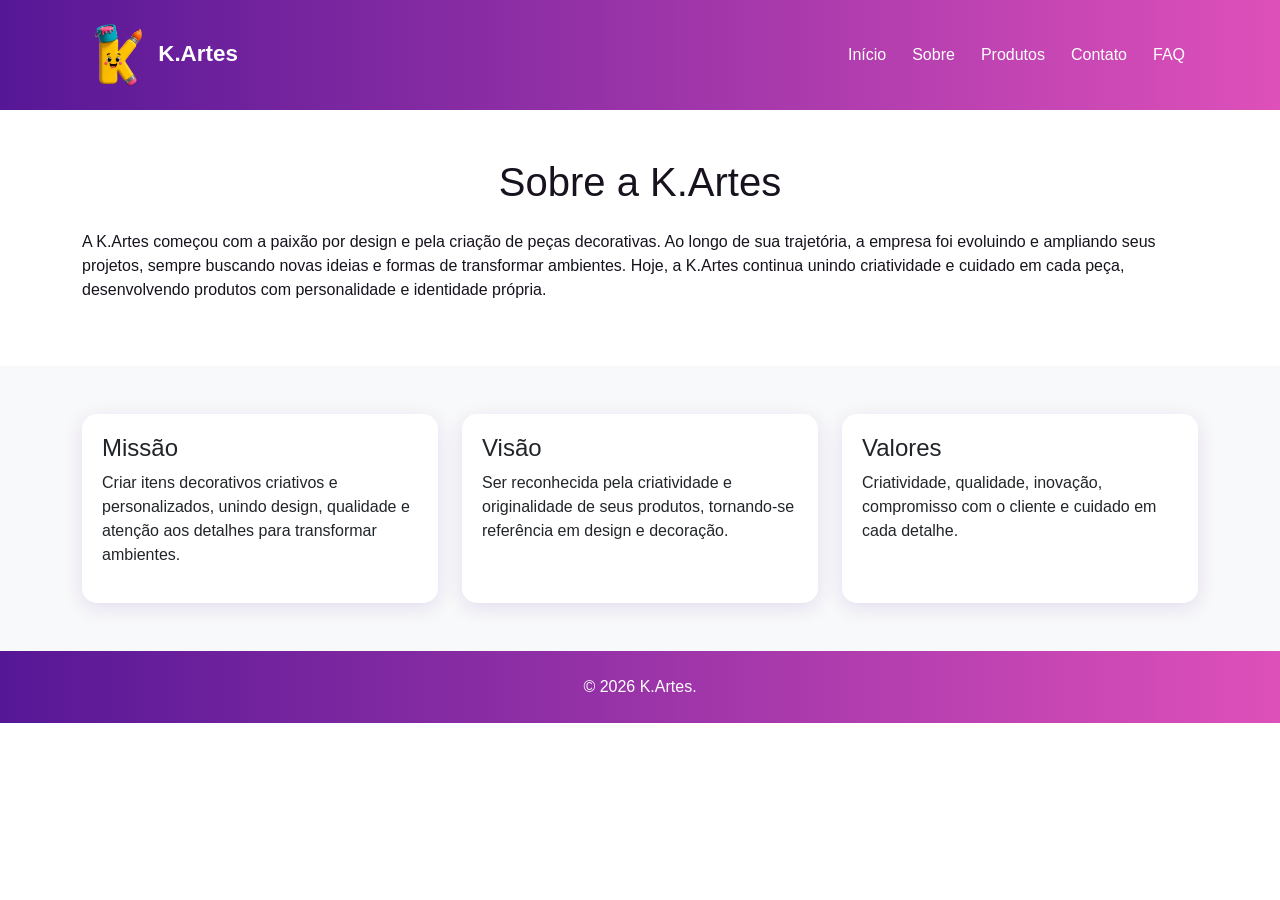
<file: sobre.html>
<!DOCTYPE html>
<html lang="pt-BR">

<head>

    <meta charset="UTF-8">

    <meta name="viewport" content="width=device-width, initial-scale=1.0">

    <title>Sobre | K.Artes</title>

    <link
        href="https://cdn.jsdelivr.net/npm/bootstrap@5.3.3/dist/css/bootstrap.min.css"
        rel="stylesheet">

    <link rel="stylesheet" href="assets/css/custom.css">

</head>

<body>

    <!-- NAVBAR -->

    <nav class="navbar navbar-expand-lg bg-dark navbar-dark">

        <div class="container">

            <a class="navbar-brand" href="index.html">

                 <img class="k"
                    src="assets/images/logo.png"
                    alt="Logo da K.Artes"
                    width="70px" height="70px">
                K.Artes
            </a>

            <button
                class="navbar-toggler"
                type="button"
                data-bs-toggle="collapse"
                data-bs-target="#menu">

                <span class="navbar-toggler-icon"></span>

            </button>

            <div class="collapse navbar-collapse" id="menu">

                <ul class="navbar-nav ms-auto">

                    <li class="nav-item">
                        <a class="nav-link" href="index.html">Início</a>
                    </li>

                    <li class="nav-item">
                        <a class="nav-link active" href="sobre.html">Sobre</a>
                    </li>

                    <li class="nav-item">
                        <a class="nav-link" href="produtos.html">Produtos</a>
                    </li>

                    <li class="nav-item">
                        <a class="nav-link" href="contato.html">Contato</a>
                    </li>

                    <li class="nav-item">
                        <a class="nav-link" href="faq.html">FAQ</a>
                    </li>

                </ul>

            </div>

        </div>

    </nav>


    <main>

        <!-- HISTÓRIA -->

        <section class="py-5">

            <div class="container">

                <h1 class="text-center mb-4">
                    Sobre a K.Artes
                </h1>

                <p>
                    A K.Artes começou com a paixão por design e pela criação de peças decorativas. Ao longo de sua trajetória, a empresa foi evoluindo e ampliando seus projetos, sempre buscando novas ideias e formas de transformar ambientes. 
                    Hoje, a K.Artes continua unindo criatividade e cuidado em cada peça, desenvolvendo produtos com personalidade e identidade própria.
                </p>

            </div>

        </section>


        <!-- MISSÃO -->

        <section class="py-5 bg-light">

            <div class="container">

                <div class="row g-4">

                    <div class="col-12 col-md-4">

                        <div class="card h-100">

                            <div class="card-body">

                                <h2 class="h4">
                                    Missão
                                </h2>

                                <p>
                                    Criar itens decorativos criativos e personalizados, unindo design, qualidade e atenção aos detalhes para transformar ambientes.
                                </p>

                            </div>

                        </div>

                    </div>


                    <div class="col-12 col-md-4">

                        <div class="card h-100">

                            <div class="card-body">

                                <h2 class="h4">
                                    Visão
                                </h2>

                                <p>
                                    Ser reconhecida pela criatividade e originalidade de seus produtos, tornando-se referência em design e decoração.
                                </p>

                            </div>

                        </div>

                    </div>


                    <div class="col-12 col-md-4">

                        <div class="card h-100">

                            <div class="card-body">

                                <h2 class="h4">
                                    Valores
                                </h2>

                                <p>
                                    Criatividade, qualidade, inovação, compromisso com o cliente e cuidado em cada detalhe.
                                </p>

                            </div>

                        </div>

                    </div>

                </div>

            </div>

        </section>

    </main>


    <footer class="bg-dark text-white text-center py-4">

        <p class="mb-0">
            &copy; 2026 K.Artes.
        </p>

    </footer>


    <script
        src="https://cdn.jsdelivr.net/npm/bootstrap@5.3.3/dist/js/bootstrap.bundle.min.js">
    </script>

</body>

</html>
</file>
<file: assets/css/custom.css>
/* K.Artes */

/* Cores da marca */
:root {
    --amarelo: #FFF31D;
    --rosa: #DE50BA;
    --azul: #31A7D1;
    --roxo: #561796;
    --branco: #FFFFFF;
    --escuro: #17121d;
    }
    
    /* Configurações gerais */
    * {
    box-sizing: border-box;
    }
    
    body {
    margin: 0;
    font-family: Arial, Helvetica, sans-serif;
    background-color: var(--branco);
    color: var(--escuro);
    }
    
    /* NAVBAR */
    
    .navbar {
    background: linear-gradient(
    90deg,
    var(--roxo),
    var(--rosa)
    ) !important;
    
    padding: 15px 20px;
    }
    
    .navbar-brand {
    color: var(--branco) !important;
    font-size: 1.4rem;
    font-weight: bold;
    }
    
    .navbar-brand:hover {
    color: var(--amarelo) !important;
    }
    
    .navbar .nav-link {
    color: var(--branco) !important;
    font-weight: 500;
    margin: 3px 5px;
    border-radius: 8px;
    transition: 0.3s;
    }
    
    .navbar .nav-link:hover {
    background-color: var(--amarelo);
    color: var(--roxo) !important;
    }
    
    /* Botão do menu mobile */
    .navbar-toggler {
    border-color: var(--branco);
    }
    
    .navbar-toggler-icon {
    filter: brightness(0) invert(1);
    }
    
    /* HERO */
    
    .hero {
    min-height: 70vh;
    display: flex;
    align-items: center;
    background: linear-gradient(
    135deg,
    var(--roxo),
    var(--rosa),
    var(--azul)
    );
    color: var(--branco);
    padding: 60px 20px;
    }
    
    .hero h1 {
    font-size: 2.5rem;
    font-weight: bold;
    margin-bottom: 20px;
    }
    
    .hero p {
    font-size: 1.1rem;
    max-width: 600px;
    margin-bottom: 30px;
    }
  
    /* BOTÕES */
    
    .btn-primary {
    background-color: var(--amarelo) !important;
    border-color: var(--amarelo) !important;
    color: var(--roxo) !important;
    font-weight: bold;
    border-radius: 25px;
    padding: 10px 25px;
    transition: 0.3s;
    }
    
    .btn-primary:hover {
    background-color: var(--branco) !important;
    border-color: var(--branco) !important;
    color: var(--roxo) !important;
    transform: translateY(-2px);
    }
    
    .btn-whatsapp {
    background-color:#ff54d4;
    border: none;
    color: var(--branco);
    font-weight: bold;
    border-radius: 25px;
    padding: 10px 25px;
    text-decoration: none;
    display: inline-block;
    transition: 0.3s;
    margin: 10px;
    }
    
    .btn-whatsapp:hover {
    background-color: var(--roxo);
    color: var(--branco);
    transform: translateY(-2px);
    }
    
    /* TÍTULOS DAS SEÇÕES */
    
    section {
    padding: 60px 20px;
    }
    
    section h2 {
    color: var(--roxo);
    font-weight: bold;
    margin-bottom: 15px;
    }
    
    .section-title {
    text-align: center;
    margin-bottom: 40px;
    }
    
    .section-title h2 {
    font-size: 2rem;
    }
    
    .section-title p {
    color: #666;
    }
    
    /* CARDS DE PRODUTOS */
    
    .card {
    border: none;
    border-radius: 15px;
    overflow: hidden;
    box-shadow: 0 5px 20px rgba(86, 23, 150, 0.12);
    transition: 0.3s;
    height: 100%;
    }
    
    .card:hover {
    transform: translateY(-6px);
    box-shadow: 0 10px 25px rgba(86, 23, 150, 0.25);
    }
    
    .card img {
    width: 100%;
    height: 220px;
    object-fit: cover;
    }
    
    .card-body {
    padding: 20px;
    }
    
    .card-title {
    color: var(--roxo);
    font-weight: bold;
    }
    
    .card-text {
    color: #555;
    }
    
    .card .price {
    color: var(--rosa);
    font-size: 1.3rem;
    font-weight: bold;
    }
    
    /* BADGES */
   
    .badge {
    padding: 7px 10px;
    border-radius: 15px;
    }
    
    .badge-promocao {
    background-color: var(--amarelo);
    color: var(--roxo);
    }
    
    .badge-novo {
    background-color: var(--azul);
    color: var(--branco);
    }
    
    .badge-destaque {
    background-color: var(--rosa);
    color: var(--branco);
    }
       
    /* SOBRE A EMPRESA */
    
    .sobre {
    background-color: #fafafa;
    }
    
    .sobre img {
    max-width: 100%;
    border-radius: 15px;
    }
    
    .sobre h2 {
    color: var(--roxo);
    }
    
    .sobre p {
    line-height: 1.7;
    }
    
    /* CONTATO */
 
    .contato {
    background-color: var(--branco);
    }
    
    .contato .card {
    border-top: 5px solid var(--azul);
    }
    
    .contato a {
    color: var(--roxo);
    text-decoration: none;
    }
    
    .contato a:hover {
    color: var(--rosa);
    }
    
  /* FORMULÁRIOS */ 
    
    .form-control,
    .form-select {
    border: 2px solid #ddd;
    border-radius: 10px;
    padding: 11px;
    }
    
    .form-control:focus,
    .form-select:focus {
    border-color: var(--rosa);
    box-shadow: 0 0 0 0.2rem rgba(222, 80, 186, 0.2);
    }
    
    /* FAQ */
    
    .accordion-button {
    font-weight: bold;
    color: var(--roxo);
    }
    
    .accordion-button:not(.collapsed) {
    background-color: var(--rosa);
    color: var(--branco);
    }
    
    .accordion-button:focus {
    box-shadow: none;
    }
    
    /* DASHBOARD */
    
    .dashboard {
    background-color: #f7f7f7;
    min-height: 80vh;
    }
    
    .dashboard .card {
    border-top: 5px solid var(--roxo);
    }
    
    .dashboard .card h3 {
    color: var(--roxo);
    }
    
    /* FOOTER */
   
    footer {
    background: linear-gradient(
    90deg,
    var(--roxo),
    var(--rosa)
    );
    color: var(--branco);
    padding: 35px 20px;
    }
    
    footer h5 {
    font-weight: bold;
    }
    
    footer a {
    color: var(--branco);
    text-decoration: none;
    }
    
    footer a:hover {
    color: var(--amarelo);
    }
    
    /* RESPONSIVIDADE - MOBILE FIRST */

    
    /* Celulares */
    @media (max-width: 575px) {
    
    .hero {
    min-height: 75vh;
    padding: 50px 20px;
    text-align: center;
    }
    
    .hero h1 {
    font-size: 2rem;
    }
    
    .hero p {
    font-size: 1rem;
    }
    
    section {
    padding: 45px 15px;
    }
    
    section h2 {
    font-size: 1.7rem;
    }
    
    .card img {
    height: 200px;
    }
    
    .navbar {
    padding: 12px 15px;
    }
    
    .btn-primary,
    .btn-whatsapp {
    width: 100%;
    margin-bottom: 10px;
    }
    }
    
    /* Tablets */
    @media (min-width: 576px) {
    
    .hero h1 {
    font-size: 3rem;
    }
    }
    
    /* Computadores */
    @media (min-width: 992px) {
    
    .hero {
    min-height: 80vh;
    }
    
    .hero h1 {
    font-size: 3.5rem;
    }
    
    section {
    padding: 80px 30px;
    }
    }
</file>
<file: assets/css/login_custom.css>
/* LOGIN / CADASTRO*/

.login-page {
    min-height: 100vh;
    display: flex;
    flex-direction: column;

    background: linear-gradient(
        135deg,
        #561796,
        #DE50BA,
        #31A7D1
    );
}

.login-container {
    flex: 1;

    display: flex;
    justify-content: center;
    align-items: center;

    padding: 30px 15px;
}

.login-card {
    width: 100%;
    max-width: 430px;

    background-color: #FFFFFF;

    padding: 30px 25px;

    border-radius: 20px;

    box-shadow:
        0 15px 40px rgba(0, 0, 0, 0.2);
}

.cadastro-card {
    max-width: 480px;
}

.login-logo {
    width: 70px;
    height: 70px;

    object-fit: contain;

    margin-bottom: 10px;
}

.login-card h1 {
    color: #561796;
    font-weight: bold;
}

.login-card p {
    color: #666;
}

.login-card .form-label {
    color: #561796;
    font-weight: 600;
}

.login-card .form-control {
    border: 2px solid #ddd;
    border-radius: 10px;

    padding: 11px;
}

.login-card .form-control:focus {
    border-color: #DE50BA;

    box-shadow:
        0 0 0 0.2rem rgba(222, 80, 186, 0.2);
}

.btn-login {
    background: linear-gradient(
        90deg,
        #561796,
        #DE50BA
    );

    border: none;

    color: #FFFFFF;

    font-weight: bold;

    padding: 12px;

    border-radius: 10px;

    transition: 0.3s;
}

.btn-login:hover {
    background: linear-gradient(
        90deg,
        #DE50BA,
        #31A7D1
    );

    color: #FFFFFF;

    transform: translateY(-2px);
}

.forgot-password,
.register-link,
.back-link {
    text-decoration: none;
}

.forgot-password {
    color: #561796;
}

.forgot-password:hover {
    color: #DE50BA;
}

.register-link {
    color: #DE50BA;
    font-weight: bold;
}

.register-link:hover {
    color: #561796;
}

.back-link {
    color: #666;
    font-size: 0.9rem;
}

.back-link:hover {
    color: #561796;
}

.login-footer {
    width: 100%;

    text-align: center;

    color: #FFFFFF;

    padding: 15px;

    font-size: 0.85rem;
}


/*  DASHBOARD */

.dashboard-page {
    min-height: 100vh;

    background-color: #f7f5fa;
}


/* Navbar do Dashboard */

.k-navbar {
    background: linear-gradient(
        90deg,
        #561796,
        #DE50BA
    );

    padding: 12px 0;
}

.k-navbar .navbar-brand {
    color: #FFFFFF !important;

    font-weight: bold;

    display: flex;

    align-items: center;

    gap: 10px;
}

.k-navbar .nav-link {
    color: #FFFFFF !important;

    border-radius: 8px;

    margin-left: 5px;

    transition: 0.3s;
}

.k-navbar .nav-link:hover,
.k-navbar .nav-link.active {
    background-color: #FFF31D;

    color: #561796 !important;
}

.dashboard-logo {
    width: 40px;
    height: 40px;

    object-fit: contain;
}

.k-navbar .navbar-toggler {
    border-color: #FFFFFF;
}

.k-navbar .navbar-toggler-icon {
    filter: brightness(0) invert(1);
}


/* Cards */

.dashboard-card {
    background-color: #FFFFFF;

    padding: 25px;

    border-radius: 15px;

    border-top: 5px solid #561796;

    box-shadow:
        0 5px 20px rgba(86, 23, 150, 0.1);

    transition: 0.3s;
}

.dashboard-card:hover {
    transform: translateY(-5px);

    box-shadow:
        0 10px 25px rgba(86, 23, 150, 0.18);
}

.dashboard-card:nth-child(2) {
    border-top-color: #DE50BA;
}

.dashboard-card p {
    color: #666;

    margin-bottom: 5px;
}

.dashboard-card h2 {
    color: #561796;

    font-size: 2rem;

    margin: 0;
}

.dashboard-icon {
    font-size: 1.8rem;

    margin-bottom: 10px;
}


/* Tabela */

.dashboard-table {
    background-color: #FFFFFF;

    border-radius: 15px;

    overflow: hidden;

    box-shadow:
        0 5px 20px rgba(86, 23, 150, 0.1);
}

.dashboard-table h2 {
    color: #561796;
}

.dashboard-table thead {
    background: linear-gradient(
        90deg,
        #561796,
        #DE50BA
    );

    color: #FFFFFF;
}

.dashboard-table th {
    padding: 15px;
    white-space: nowrap;
}

.dashboard-table td {
    padding: 15px;
    vertical-align: middle;
}


/* Status */

.status-confirmada {
    background-color: #31A7D1;

    color: #FFFFFF;
}

.status-pendente {
    background-color: #FFF31D;

    color: #561796;
}

.status-cancelada {
    background-color: #DE50BA;

    color: #FFFFFF;
}


/* Footer */

.k-footer {
    background: linear-gradient(
        90deg,
        #561796,
        #DE50BA
    );

    color: #FFFFFF;

    padding: 25px 0;
}


/*RESPONSIVIDADE*/

@media (min-width: 576px) {

    .login-card {
        padding: 40px;
    }

}


@media (max-width: 575px) {

    .dashboard-table {
        font-size: 0.9rem;
    }

    .dashboard-table th,
    .dashboard-table td {
        padding: 12px 10px;
    }

    .login-card {
        padding: 25px 20px;
    }

}
</file>
